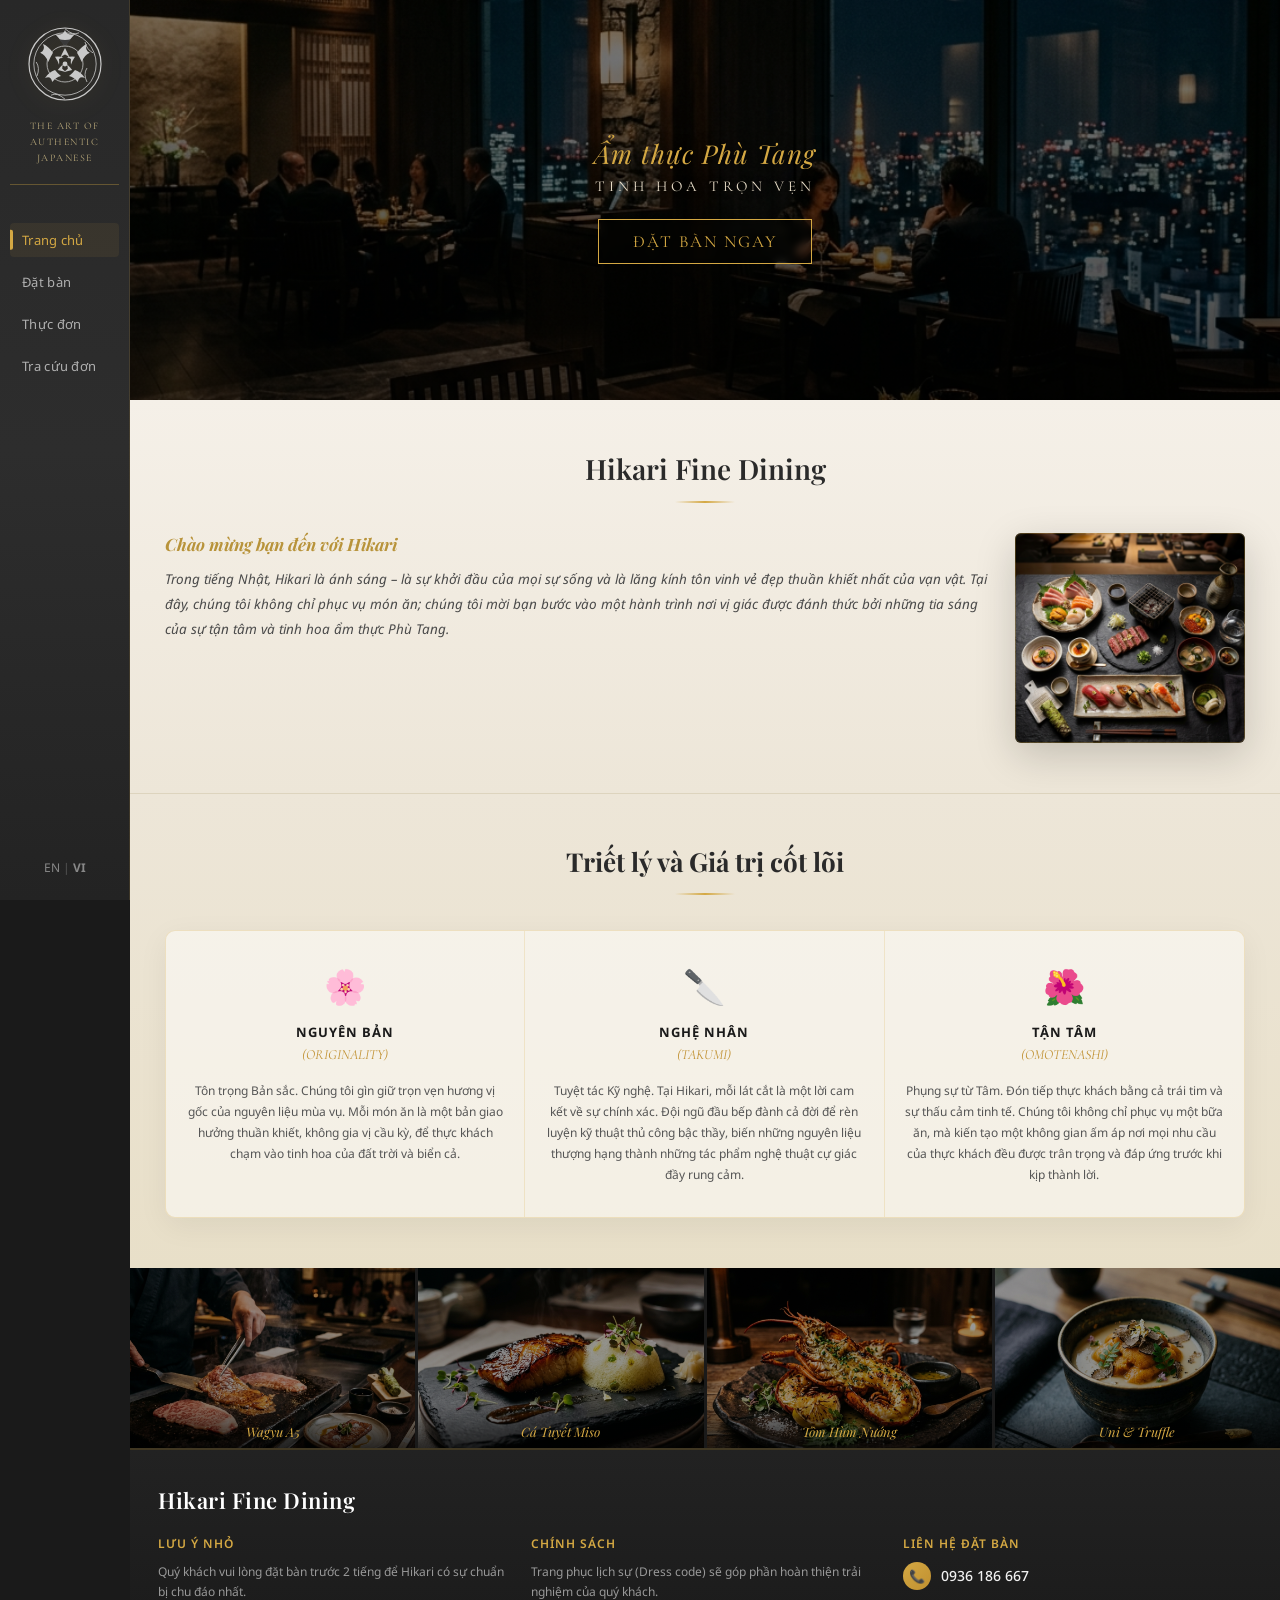
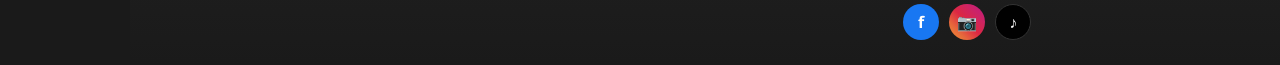
<file: index.html>
<!DOCTYPE html>
<html lang="vi">
<head>
    <meta charset="UTF-8">
    <meta name="viewport" content="width=device-width, initial-scale=1.0">
    <meta name="description" content="Hikari Fine Dining - Nhà hàng ẩm thực Nhật Bản cao cấp. Trải nghiệm tinh hoa ẩm thực Phù Tang.">
    <title>Hikari Fine Dining - Trang chủ</title>
    <link rel="stylesheet" href="style.css">
    <link rel="stylesheet" href="gallery.css">
</head>
<body>
    <!-- SIDEBAR -->
    <nav class="sidebar">
        <div class="sidebar-logo">
            <a href="index.html">
                <img src="images/logo.svg" alt="Hikari Logo">
            </a>
        </div>
        <div class="sidebar-tagline">
            THE ART OF<br>AUTHENTIC<br>JAPANESE
        </div>
        <div class="sidebar-nav">
            <ul>
                <li><a href="index.html" class="active">Trang chủ</a></li>
                <li><a href="Dat_ban_menu.html">Đặt bàn</a></li>
                <li><a href="Thuc_don.html">Thực đơn</a></li>
                <li><a href="Tra_cuu.html">Tra cứu đơn</a></li>
            </ul>
        </div>
        <div class="sidebar-lang">
            <a href="#" class="lang-btn" data-lang="en">EN</a> <span style="color:#555">|</span> <a href="#" class="lang-btn active" data-lang="vi">VI</a>
        </div>
    </nav>

    <!-- MAIN CONTENT -->
    <main class="main-content">
        <!-- HERO -->
        <section class="hero" id="hero">
            <img src="images/image-1.jpg" alt="Hikari Restaurant" class="hero-image">
            <div class="hero-overlay">
                <p class="hero-text">Ẩm thực Phù Tang</p>
                <p class="hero-subtext">Tinh hoa trọn vẹn</p>
                <a href="Dat_ban_menu.html" class="btn-reserve">Đặt bàn ngay</a>
            </div>
        </section>

        <!-- ABOUT -->
        <section class="about-section" id="about">
            <h1 class="about-title">Hikari Fine Dining</h1>
            <div class="about-content">
                <div class="about-text">
                    <h3>Chào mừng bạn đến với Hikari</h3>
                    <p>
                        Trong tiếng Nhật, Hikari là ánh sáng – là sự khởi đầu của mọi sự sống và là lăng kính tôn vinh vẻ đẹp thuần khiết nhất của vạn vật. Tại đây, chúng tôi không chỉ phục vụ món ăn; chúng tôi mời bạn bước vào một hành trình nơi vị giác được đánh thức bởi những tia sáng của sự tận tâm và tinh hoa ẩm thực Phù Tang.
                    </p>
                </div>
                <div class="about-image">
                    <img src="images/image-2.jpg" alt="Hikari Dining">
                </div>
            </div>
        </section>

        <!-- CORE VALUES -->
        <section class="values-section" id="values">
            <h2 class="values-title">Triết lý và Giá trị cốt lõi</h2>
            <div class="values-grid">
                <div class="value-item">
                    <div class="value-icon">🌸</div>
                    <h4>NGUYÊN BẢN</h4>
                    <p class="value-sub">(ORIGINALITY)</p>
                    <p>Tôn trọng Bản sắc. Chúng tôi gìn giữ trọn vẹn hương vị gốc của nguyên liệu mùa vụ. Mỗi món ăn là một bản giao hưởng thuần khiết, không gia vị cầu kỳ, để thực khách chạm vào tinh hoa của đất trời và biển cả.</p>
                </div>
                <div class="value-item">
                    <div class="value-icon">🔪</div>
                    <h4>NGHỆ NHÂN</h4>
                    <p class="value-sub">(TAKUMI)</p>
                    <p>Tuyệt tác Kỹ nghệ. Tại Hikari, mỗi lát cắt là một lời cam kết về sự chính xác. Đội ngũ đầu bếp đành cả đời để rèn luyện kỹ thuật thủ công bậc thầy, biến những nguyên liệu thượng hạng thành những tác phẩm nghệ thuật cự giác đầy rung cảm.</p>
                </div>
                <div class="value-item">
                    <div class="value-icon">🌺</div>
                    <h4>TẬN TÂM</h4>
                    <p class="value-sub">(OMOTENASHI)</p>
                    <p>Phụng sự từ Tâm. Đón tiếp thực khách bằng cả trái tim và sự thấu cảm tinh tế. Chúng tôi không chỉ phục vụ một bữa ăn, mà kiến tạo một không gian ấm áp nơi mọi nhu cầu của thực khách đều được trân trọng và đáp ứng trước khi kịp thành lời.</p>
                </div>
            </div>
        </section>

        <!-- GALLERY STRIP -->
        <section class="gallery-strip">
            <div class="gallery-strip-inner">
                <div class="gallery-item">
                    <img src="images/image-8.jpg" alt="Wagyu A5">
                    <div class="gallery-item-label">Wagyu A5</div>
                </div>
                <div class="gallery-item">
                    <img src="images/image-9.jpg" alt="Cá Tuyết">
                    <div class="gallery-item-label">Cá Tuyết Miso</div>
                </div>
                <div class="gallery-item">
                    <img src="images/image-10.jpg" alt="Tôm Hùm">
                    <div class="gallery-item-label">Tôm Hùm Nướng</div>
                </div>
                <div class="gallery-item">
                    <img src="images/image-5.jpg" alt="Uni Truffle">
                    <div class="gallery-item-label">Uni & Truffle</div>
                </div>
            </div>
        </section>

        <!-- FOOTER -->
        <footer class="footer">
            <div class="footer-top">
                <h3>Hikari Fine Dining</h3>
                <div class="footer-columns">
                    <div class="footer-col">
                        <h4>Lưu ý nhỏ</h4>
                        <p>Quý khách vui lòng đặt bàn trước 2 tiếng để Hikari có sự chuẩn bị chu đáo nhất.</p>
                    </div>
                    <div class="footer-col">
                        <h4>Chính sách</h4>
                        <p>Trang phục lịch sự (Dress code) sẽ góp phần hoàn thiện trải nghiệm của quý khách.</p>
                    </div>
                    <div class="footer-col">
                        <h4>Liên hệ đặt bàn</h4>
                        <div class="footer-contact">
                            <span class="phone-icon">📞</span>
                            <span>0936 186 667</span>
                        </div>
                        <div class="footer-socials">
                            <a href="#" class="social-fb" title="Facebook">f</a>
                            <a href="#" class="social-ig" title="Instagram">📷</a>
                            <a href="#" class="social-tt" title="TikTok">♪</a>
                        </div>
                    </div>
                </div>
            </div>
        </footer>
    </main>

    <script src="script.js"></script>
</body>
</html>
</file>
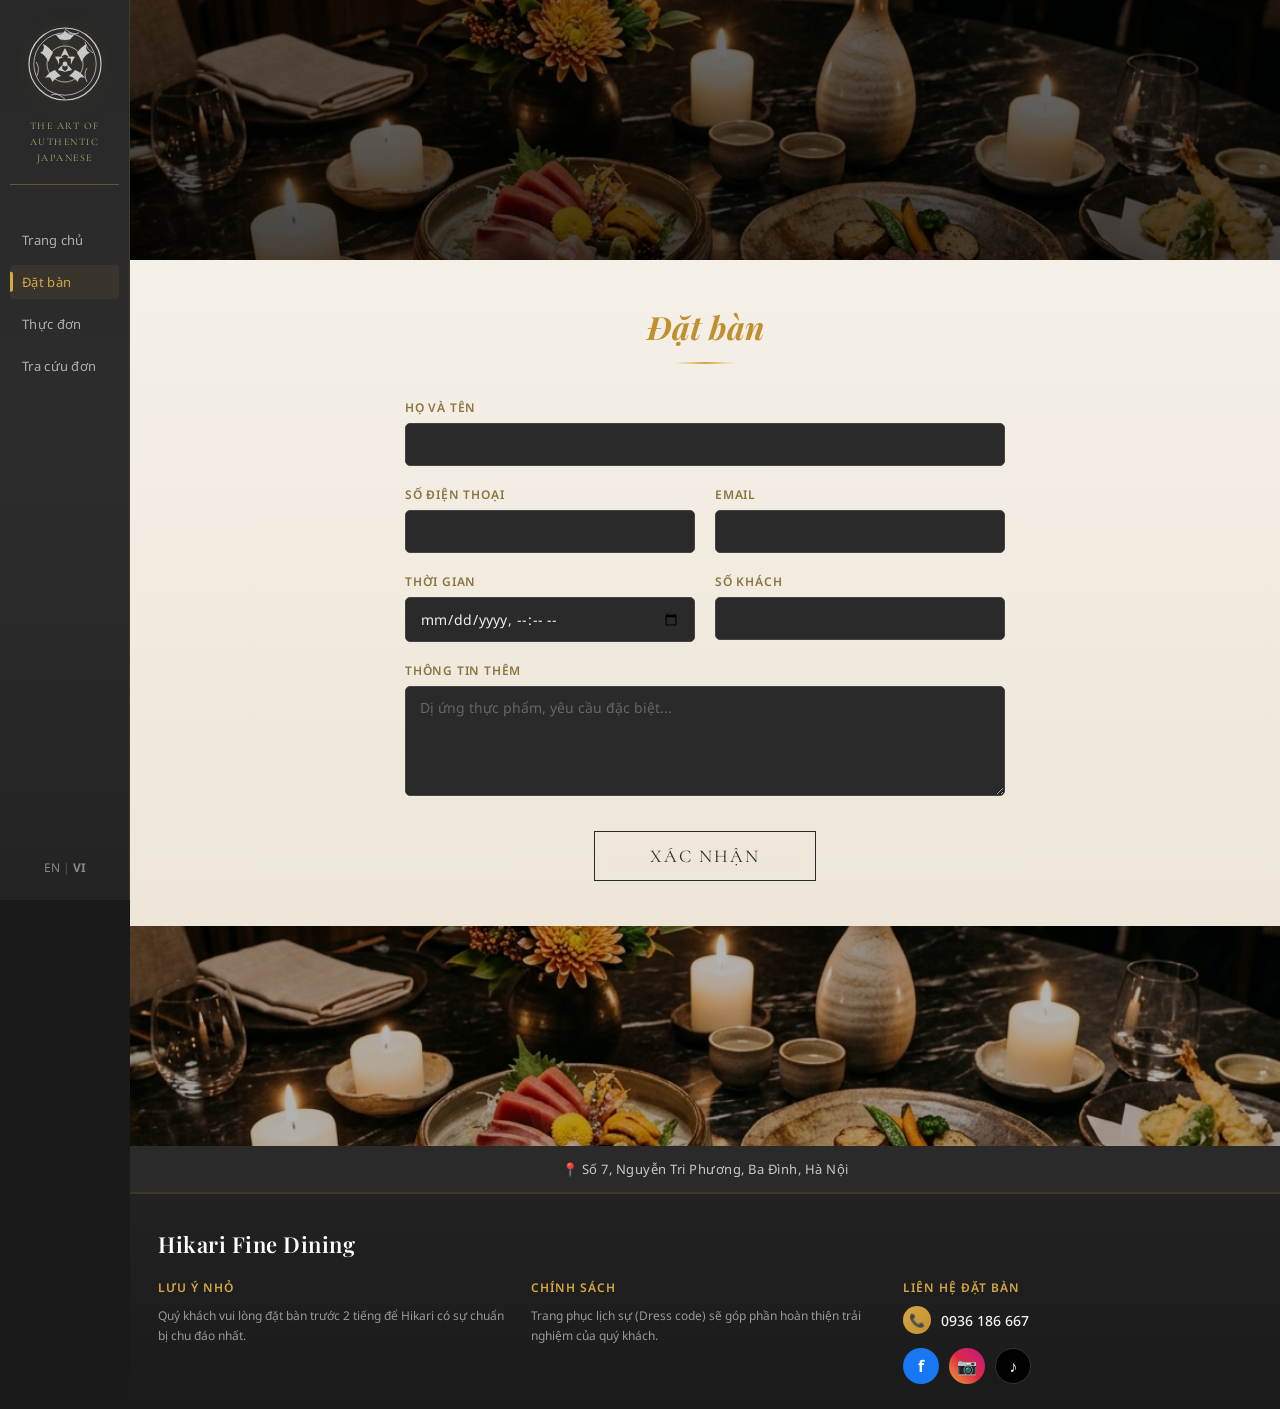
<file: Dat_ban.html>
<!DOCTYPE html>
<html lang="vi">
<head>
    <meta charset="UTF-8">
    <meta name="viewport" content="width=device-width, initial-scale=1.0">
    <meta name="description" content="Hikari Fine Dining - Đặt bàn nhà hàng Nhật Bản cao cấp">
    <title>Hikari Fine Dining - Đặt bàn</title>
    <link rel="stylesheet" href="style.css">
    <link rel="stylesheet" href="gallery.css">
</head>
<body>
    <!-- SIDEBAR -->
    <nav class="sidebar">
        <div class="sidebar-logo">
            <a href="index.html">
                <img src="images/logo.svg" alt="Hikari Logo">
            </a>
        </div>
        <div class="sidebar-tagline">
            THE ART OF<br>AUTHENTIC<br>JAPANESE
        </div>
        <div class="sidebar-nav">
            <ul>
                <li><a href="index.html">Trang chủ</a></li>
                <li><a href="Dat_ban_menu.html" class="active">Đặt bàn</a></li>
                <li><a href="Thuc_don.html">Thực đơn</a></li>
                <li><a href="Tra_cuu.html">Tra cứu đơn</a></li>
            </ul>
        </div>
        <div class="sidebar-lang">
            <a href="#" class="lang-btn" data-lang="en">EN</a> <span style="color:#555">|</span> <a href="#" class="lang-btn active" data-lang="vi">VI</a>
        </div>
    </nav>

    <!-- MAIN CONTENT -->
    <main class="main-content">
        <!-- HEADER IMAGE -->
        <section class="menu-header">
            <img src="images/image-3.jpg" alt="Header">
            <div class="menu-header-overlay">
                <!-- Empty overlay for aesthetic -->
            </div>
        </section>

        <!-- RESERVATION FORM -->
        <section class="reservation-section">
            <h1 class="reservation-title">Đặt bàn</h1>

            <!-- Order Summary (shown when items were selected) -->
            <div class="reservation-order-summary" id="reservation-order-summary" style="display:none;">
                <h3>Món đã chọn</h3>
                <div id="order-items-list">
                    <!-- Items will be populated by JS -->
                </div>
                <div class="order-total-line">
                    <span class="total-label">Tổng cộng</span>
                    <span class="total-amount" id="reservation-total">0đ</span>
                </div>
            </div>

            <form class="reservation-form" id="reservation-form" onsubmit="submitReservation(event)">
                <div class="form-group" style="margin-bottom:20px;">
                    <label for="fullname">Họ và tên</label>
                    <input type="text" id="fullname" name="fullname" required>
                </div>

                <div class="form-row">
                    <div class="form-group">
                        <label for="phone">Số điện thoại</label>
                        <input type="tel" id="phone" name="phone" required>
                    </div>
                    <div class="form-group">
                        <label for="email">Email</label>
                        <input type="email" id="email" name="email" required>
                    </div>
                </div>

                <div class="form-row">
                    <div class="form-group">
                        <label for="datetime">Thời gian</label>
                        <input type="datetime-local" id="datetime" name="datetime" required>
                    </div>
                    <div class="form-group">
                        <label for="guests">Số khách</label>
                        <input type="number" id="guests" name="guests" min="1" max="20" required>
                    </div>
                </div>

                <div class="form-group full-width" style="margin-bottom:20px;">
                    <label for="notes">Thông tin thêm</label>
                    <textarea id="notes" name="notes" placeholder="Dị ứng thực phẩm, yêu cầu đặc biệt..."></textarea>
                </div>

                <div class="form-submit">
                    <button type="submit" class="btn-reserve">Xác nhận</button>
                </div>
            </form>
        </section>

        <!-- EVENT BANNER -->
        <section class="event-banner">
            <img src="images/image-16.jpg" alt="Sự kiện Hikari">
        </section>

        <!-- ADDRESS -->
        <div class="address-line">
            <p>📍 Số 7, Nguyễn Tri Phương, Ba Đình, Hà Nội</p>
        </div>

        <!-- FOOTER -->
        <footer class="footer">
            <div class="footer-top">
                <h3>Hikari Fine Dining</h3>
                <div class="footer-columns">
                    <div class="footer-col">
                        <h4>Lưu ý nhỏ</h4>
                        <p>Quý khách vui lòng đặt bàn trước 2 tiếng để Hikari có sự chuẩn bị chu đáo nhất.</p>
                    </div>
                    <div class="footer-col">
                        <h4>Chính sách</h4>
                        <p>Trang phục lịch sự (Dress code) sẽ góp phần hoàn thiện trải nghiệm của quý khách.</p>
                    </div>
                    <div class="footer-col">
                        <h4>Liên hệ đặt bàn</h4>
                        <div class="footer-contact">
                            <span class="phone-icon">📞</span>
                            <span>0936 186 667</span>
                        </div>
                        <div class="footer-socials">
                            <a href="#" class="social-fb" title="Facebook">f</a>
                            <a href="#" class="social-ig" title="Instagram">📷</a>
                            <a href="#" class="social-tt" title="TikTok">♪</a>
                        </div>
                    </div>
                </div>
            </div>
        </footer>
    </main>

    <script src="script.js"></script>
    <script>
        // Load order from localStorage and display
        document.addEventListener('DOMContentLoaded', function() {
            loadOrderSummary();
        });
    </script>
</body>
</html>
</file>
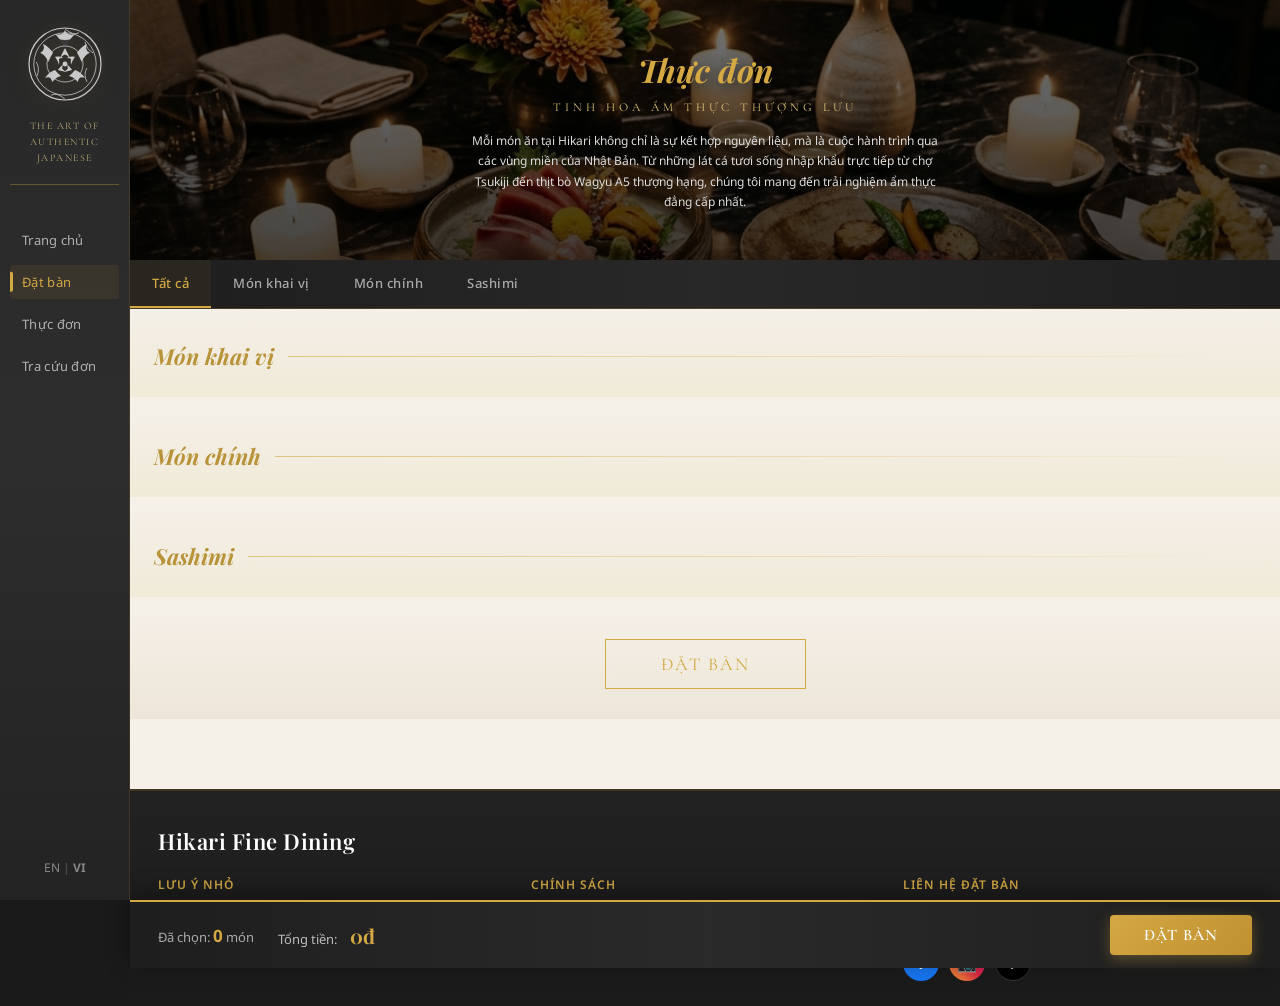
<file: Dat_ban_menu.html>
<!DOCTYPE html>
<html lang="vi">
<head>
    <meta charset="UTF-8">
    <meta name="viewport" content="width=device-width, initial-scale=1.0">
    <meta name="description" content="Hikari Fine Dining - Đặt bàn và chọn thực đơn cho bữa ăn hoàn hảo">
    <title>Hikari Fine Dining - Đặt bàn & Thực đơn</title>
    <link rel="stylesheet" href="style.css">
    <link rel="stylesheet" href="gallery.css">
</head>
<body>
    <!-- SIDEBAR -->
    <nav class="sidebar">
        <div class="sidebar-logo">
            <a href="index.html">
                <img src="images/logo.svg" alt="Hikari Logo">
            </a>
        </div>
        <div class="sidebar-tagline">
            THE ART OF<br>AUTHENTIC<br>JAPANESE
        </div>
        <div class="sidebar-nav">
            <ul>
                <li><a href="index.html">Trang chủ</a></li>
                <li><a href="Dat_ban_menu.html" class="active">Đặt bàn</a></li>
                <li><a href="Thuc_don.html">Thực đơn</a></li>
                <li><a href="Tra_cuu.html">Tra cứu đơn</a></li>
            </ul>
        </div>
        <div class="sidebar-lang">
            <a href="#" class="lang-btn" data-lang="en">EN</a> <span style="color:#555">|</span> <a href="#" class="lang-btn active" data-lang="vi">VI</a>
        </div>
    </nav>

    <!-- MAIN CONTENT -->
    <main class="main-content">
        <!-- MENU HEADER -->
        <section class="menu-header">
            <img src="images/image-3.jpg" alt="Menu Header">
            <div class="menu-header-overlay">
                <h1>Thực đơn</h1>
                <p class="menu-sub">TINH HOA ẨM THỰC THƯỢNG LƯU</p>
                <p>Mỗi món ăn tại Hikari không chỉ là sự kết hợp nguyên liệu, mà là cuộc hành trình qua các vùng miền của Nhật Bản. Từ những lát cá tươi sống nhập khẩu trực tiếp từ chợ Tsukiji đến thịt bò Wagyu A5 thượng hạng, chúng tôi mang đến trải nghiệm ẩm thực đẳng cấp nhất.</p>
            </div>
        </section>

        <!-- MENU TABS -->
        <div class="menu-tabs">
            <button class="menu-tab active" data-category="all">Tất cả</button>
            <button class="menu-tab" data-category="khai-vi">Món khai vị</button>
            <button class="menu-tab" data-category="mon-chinh">Món chính</button>
            <button class="menu-tab" data-category="sashimi">Sashimi</button>
        </div>

        <!-- MÓN KHAI VỊ -->
        <div class="menu-category" data-cat="khai-vi">
            <h2 class="menu-category-title">Món khai vị</h2>
        </div>
        <div class="menu-items" data-cat="khai-vi" id="menu-khai-vi">
            <!-- Items sẽ được chèn qua script.js -->
        </div>

        <!-- MÓN CHÍNH -->
        <div class="menu-category" data-cat="mon-chinh">
            <h2 class="menu-category-title">Món chính</h2>
        </div>
        <div class="menu-items" data-cat="mon-chinh" id="menu-mon-chinh">
            <!-- Items sẽ được chèn qua script.js -->
        </div>

        <!-- SASHIMI -->
        <div class="menu-category" data-cat="sashimi">
            <h2 class="menu-category-title">Sashimi</h2>
        </div>
        <div class="menu-items" data-cat="sashimi" id="menu-sashimi">
            <!-- Items sẽ được chèn qua script.js -->
        </div>

        <!-- ORDER BUTTON -->
        <div class="menu-order-btn">
            <button class="btn-reserve" id="btn-dat-ban" onclick="goToReservation()">Đặt bàn</button>
        </div>

        <!-- Add padding for sticky bar -->
        <div style="height: 70px;"></div>

        <!-- FOOTER -->
        <footer class="footer">
            <div class="footer-top">
                <h3>Hikari Fine Dining</h3>
                <div class="footer-columns">
                    <div class="footer-col">
                        <h4>Lưu ý nhỏ</h4>
                        <p>Quý khách vui lòng đặt bàn trước 2 tiếng để Hikari có sự chuẩn bị chu đáo nhất.</p>
                    </div>
                    <div class="footer-col">
                        <h4>Chính sách</h4>
                        <p>Trang phục lịch sự (Dress code) sẽ góp phần hoàn thiện trải nghiệm của quý khách.</p>
                    </div>
                    <div class="footer-col">
                        <h4>Liên hệ đặt bàn</h4>
                        <div class="footer-contact">
                            <span class="phone-icon">📞</span>
                            <span>0936 186 667</span>
                        </div>
                        <div class="footer-socials">
                            <a href="#" class="social-fb" title="Facebook">f</a>
                            <a href="#" class="social-ig" title="Instagram">📷</a>
                            <a href="#" class="social-tt" title="TikTok">♪</a>
                        </div>
                    </div>
                </div>
            </div>
        </footer>
    </main>

    <!-- STICKY ORDER SUMMARY BAR -->
    <div class="order-summary-bar hidden" id="order-summary-bar">
        <div class="order-summary-left">
            <div class="order-summary-count">
                Đã chọn: <span id="total-items">0</span> món
            </div>
            <div class="order-summary-total">
                <span class="label">Tổng tiền:</span>
                <span id="total-price">0đ</span>
            </div>
        </div>
        <button class="order-summary-btn" onclick="goToReservation()">Đặt bàn</button>
    </div>

    <script src="script.js"></script>
</body>
</html>
</file>
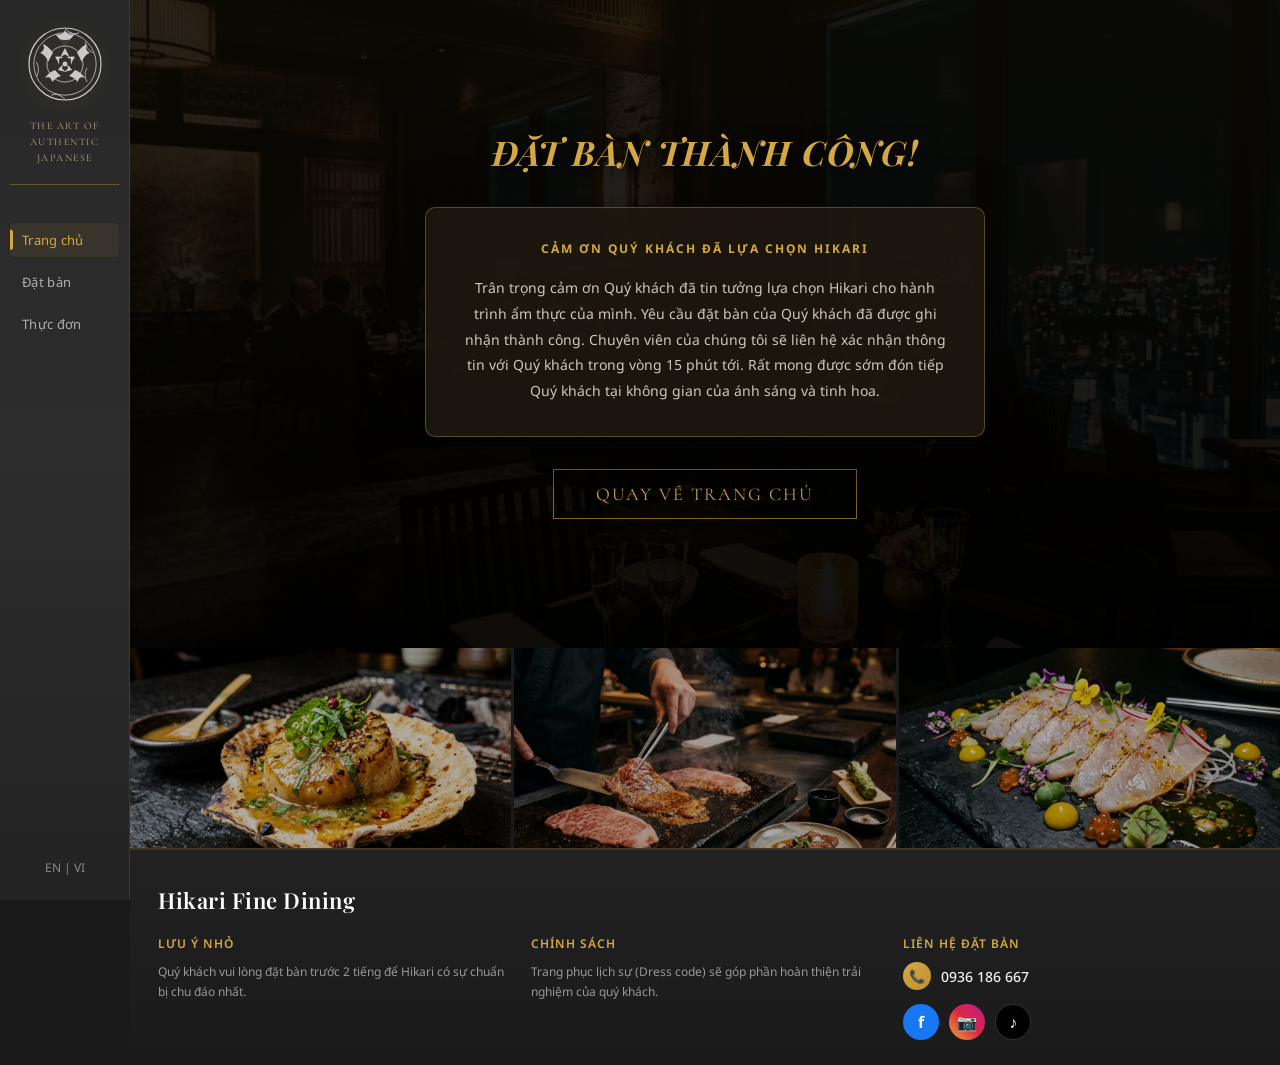
<file: Thanh_cong.html>
<!DOCTYPE html>
<html lang="vi">
<head>
    <meta charset="UTF-8">
    <meta name="viewport" content="width=device-width, initial-scale=1.0">
    <meta name="description" content="Hikari Fine Dining - Đặt bàn thành công">
    <title>Hikari Fine Dining - Đặt bàn thành công</title>
    <link rel="stylesheet" href="style.css">
    <link rel="stylesheet" href="gallery.css">
</head>
<body>
    <!-- SIDEBAR -->
    <nav class="sidebar">
        <div class="sidebar-logo">
            <a href="index.html">
                <img src="images/logo.svg" alt="Hikari Logo">
            </a>
        </div>
        <div class="sidebar-tagline">
            THE ART OF<br>AUTHENTIC<br>JAPANESE
        </div>
        <div class="sidebar-nav">
            <ul>
                <li><a href="index.html" class="active">Trang chủ</a></li>
                <li><a href="Dat_ban_menu.html">Đặt bàn</a></li>
                <li><a href="Thuc_don.html">Thực đơn</a></li>
            </ul>
        </div>
        <div class="sidebar-lang">
            <a href="#">EN | VI</a>
        </div>
    </nav>

    <!-- MAIN CONTENT -->
    <main class="main-content">
        <!-- SUCCESS SECTION -->
        <section class="success-section">
            <img src="images/image-17.jpg" alt="Background" class="success-bg">
            <div class="success-bg-overlay"></div>
            <div class="success-content fade-in-up">
                <h1 class="success-title">ĐẶT BÀN THÀNH CÔNG!</h1>
                <div class="success-box">
                    <h3>CẢM ƠN QUÝ KHÁCH ĐÃ LỰA CHỌN HIKARI</h3>
                    <p>
                        Trân trọng cảm ơn Quý khách đã tin tưởng lựa chọn Hikari cho hành trình ẩm thực của mình. Yêu cầu đặt bàn của Quý khách đã được ghi nhận thành công. Chuyên viên của chúng tôi sẽ liên hệ xác nhận thông tin với Quý khách trong vòng 15 phút tới. Rất mong được sớm đón tiếp Quý khách tại không gian của ánh sáng và tinh hoa.
                    </p>
                </div>
                <a href="index.html" class="btn-back-home">Quay về trang chủ</a>
            </div>
        </section>

        <!-- DINING PREVIEW -->
        <div class="dining-preview">
            <img src="images/image-6.jpg" alt="Dining Experience" style="width:33.33%;height:200px;object-fit:cover;filter:brightness(0.7);display:inline-block;">
            <img src="images/image-8.jpg" alt="Wagyu" style="width:33.33%;height:200px;object-fit:cover;filter:brightness(0.7);display:inline-block;">
            <img src="images/image-4.jpg" alt="Sashimi" style="width:33.33%;height:200px;object-fit:cover;filter:brightness(0.7);display:inline-block;">
        </div>

        <!-- FOOTER -->
        <footer class="footer">
            <div class="footer-top">
                <h3>Hikari Fine Dining</h3>
                <div class="footer-columns">
                    <div class="footer-col">
                        <h4>Lưu ý nhỏ</h4>
                        <p>Quý khách vui lòng đặt bàn trước 2 tiếng để Hikari có sự chuẩn bị chu đáo nhất.</p>
                    </div>
                    <div class="footer-col">
                        <h4>Chính sách</h4>
                        <p>Trang phục lịch sự (Dress code) sẽ góp phần hoàn thiện trải nghiệm của quý khách.</p>
                    </div>
                    <div class="footer-col">
                        <h4>Liên hệ đặt bàn</h4>
                        <div class="footer-contact">
                            <span class="phone-icon">📞</span>
                            <span>0936 186 667</span>
                        </div>
                        <div class="footer-socials">
                            <a href="#" class="social-fb" title="Facebook">f</a>
                            <a href="#" class="social-ig" title="Instagram">📷</a>
                            <a href="#" class="social-tt" title="TikTok">♪</a>
                        </div>
                    </div>
                </div>
            </div>
        </footer>
    </main>

    <script src="script.js"></script>
</body>
</html>
</file>
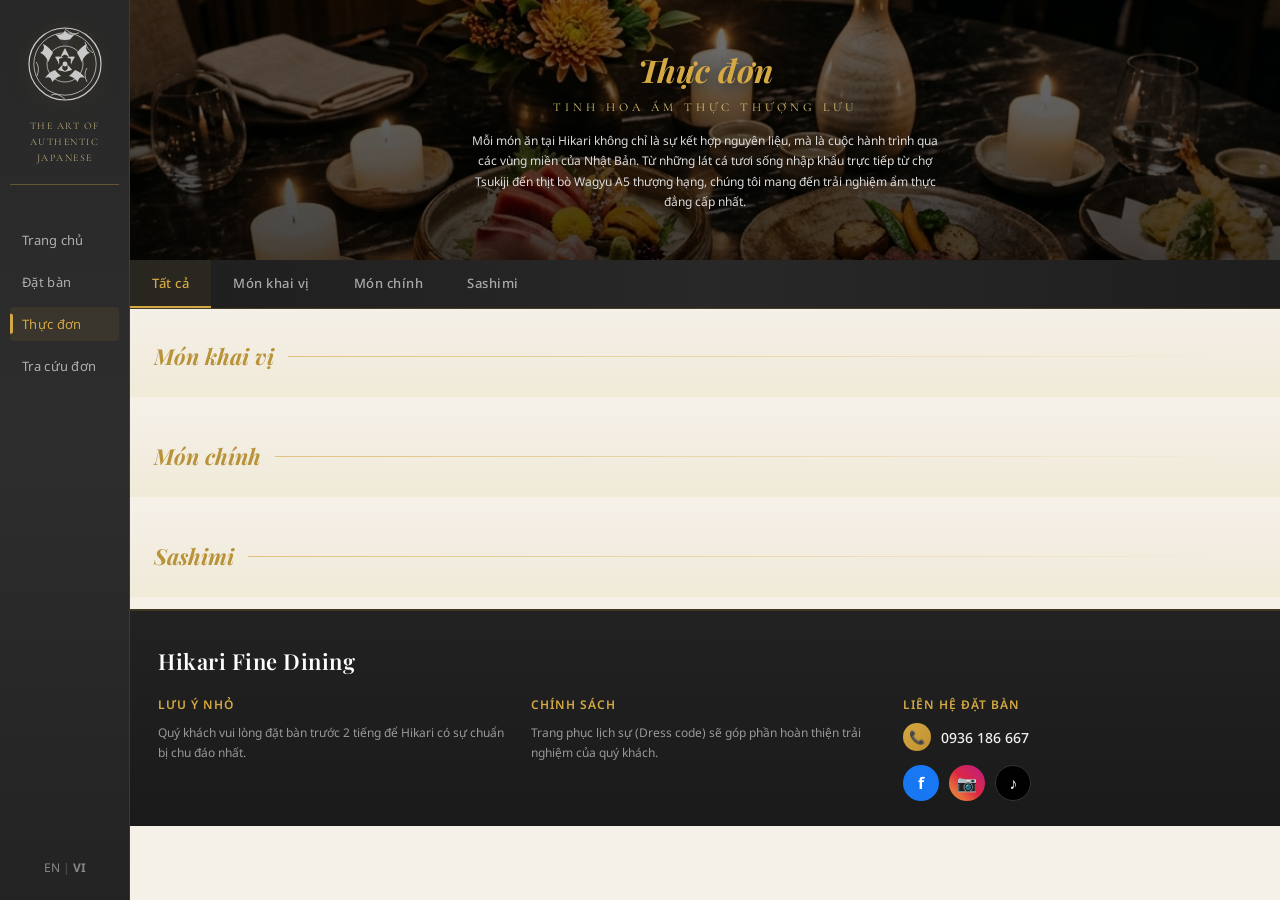
<file: Thuc_don.html>
<!DOCTYPE html>
<html lang="vi">
<head>
    <meta charset="UTF-8">
    <meta name="viewport" content="width=device-width, initial-scale=1.0">
    <meta name="description" content="Hikari Fine Dining - Thực đơn ẩm thực Nhật Bản cao cấp">
    <title>Hikari Fine Dining - Thực đơn</title>
    <link rel="stylesheet" href="style.css">
    <link rel="stylesheet" href="gallery.css">
</head>
<body>
    <!-- SIDEBAR -->
    <nav class="sidebar">
        <div class="sidebar-logo">
            <a href="index.html">
                <img src="images/logo.svg" alt="Hikari Logo">
            </a>
        </div>
        <div class="sidebar-tagline">
            THE ART OF<br>AUTHENTIC<br>JAPANESE
        </div>
        <div class="sidebar-nav">
            <ul>
                <li><a href="index.html">Trang chủ</a></li>
                <li><a href="Dat_ban_menu.html">Đặt bàn</a></li>
                <li><a href="Thuc_don.html" class="active">Thực đơn</a></li>
                <li><a href="Tra_cuu.html">Tra cứu đơn</a></li>
            </ul>
        </div>
        <div class="sidebar-lang">
            <a href="#" class="lang-btn" data-lang="en">EN</a> <span style="color:#555">|</span> <a href="#" class="lang-btn active" data-lang="vi">VI</a>
        </div>
    </nav>

    <!-- MAIN CONTENT (VIEW ONLY - no +/- buttons) -->
    <main class="main-content menu-view">
        <!-- MENU HEADER -->
        <section class="menu-header">
            <img src="images/image-3.jpg" alt="Menu Header">
            <div class="menu-header-overlay">
                <h1>Thực đơn</h1>
                <p class="menu-sub">TINH HOA ẨM THỰC THƯỢNG LƯU</p>
                <p>Mỗi món ăn tại Hikari không chỉ là sự kết hợp nguyên liệu, mà là cuộc hành trình qua các vùng miền của Nhật Bản. Từ những lát cá tươi sống nhập khẩu trực tiếp từ chợ Tsukiji đến thịt bò Wagyu A5 thượng hạng, chúng tôi mang đến trải nghiệm ẩm thực đẳng cấp nhất.</p>
            </div>
        </section>

        <!-- MENU TABS -->
        <div class="menu-tabs">
            <button class="menu-tab active" data-category="all">Tất cả</button>
            <button class="menu-tab" data-category="khai-vi">Món khai vị</button>
            <button class="menu-tab" data-category="mon-chinh">Món chính</button>
            <button class="menu-tab" data-category="sashimi">Sashimi</button>
        </div>

        <!-- MÓN KHAI VỊ -->
        <div class="menu-category" data-cat="khai-vi">
            <h2 class="menu-category-title">Món khai vị</h2>
        </div>
        <div class="menu-items" data-cat="khai-vi" id="menu-khai-vi">
            <!-- Items sẽ được chèn qua script.js -->
        </div>

        <!-- MÓN CHÍNH -->
        <div class="menu-category" data-cat="mon-chinh">
            <h2 class="menu-category-title">Món chính</h2>
        </div>
        <div class="menu-items" data-cat="mon-chinh" id="menu-mon-chinh">
            <!-- Items sẽ được chèn qua script.js -->
        </div>

        <!-- SASHIMI -->
        <div class="menu-category" data-cat="sashimi">
            <h2 class="menu-category-title">Sashimi</h2>
        </div>
        <div class="menu-items" data-cat="sashimi" id="menu-sashimi">
            <!-- Items sẽ được chèn qua script.js -->
        </div>

        <!-- FOOTER -->
        <footer class="footer">
            <div class="footer-top">
                <h3>Hikari Fine Dining</h3>
                <div class="footer-columns">
                    <div class="footer-col">
                        <h4>Lưu ý nhỏ</h4>
                        <p>Quý khách vui lòng đặt bàn trước 2 tiếng để Hikari có sự chuẩn bị chu đáo nhất.</p>
                    </div>
                    <div class="footer-col">
                        <h4>Chính sách</h4>
                        <p>Trang phục lịch sự (Dress code) sẽ góp phần hoàn thiện trải nghiệm của quý khách.</p>
                    </div>
                    <div class="footer-col">
                        <h4>Liên hệ đặt bàn</h4>
                        <div class="footer-contact">
                            <span class="phone-icon">📞</span>
                            <span>0936 186 667</span>
                        </div>
                        <div class="footer-socials">
                            <a href="#" class="social-fb" title="Facebook">f</a>
                            <a href="#" class="social-ig" title="Instagram">📷</a>
                            <a href="#" class="social-tt" title="TikTok">♪</a>
                        </div>
                    </div>
                </div>
            </div>
        </footer>
    </main>

    <script src="script.js"></script>
</body>
</html>
</file>
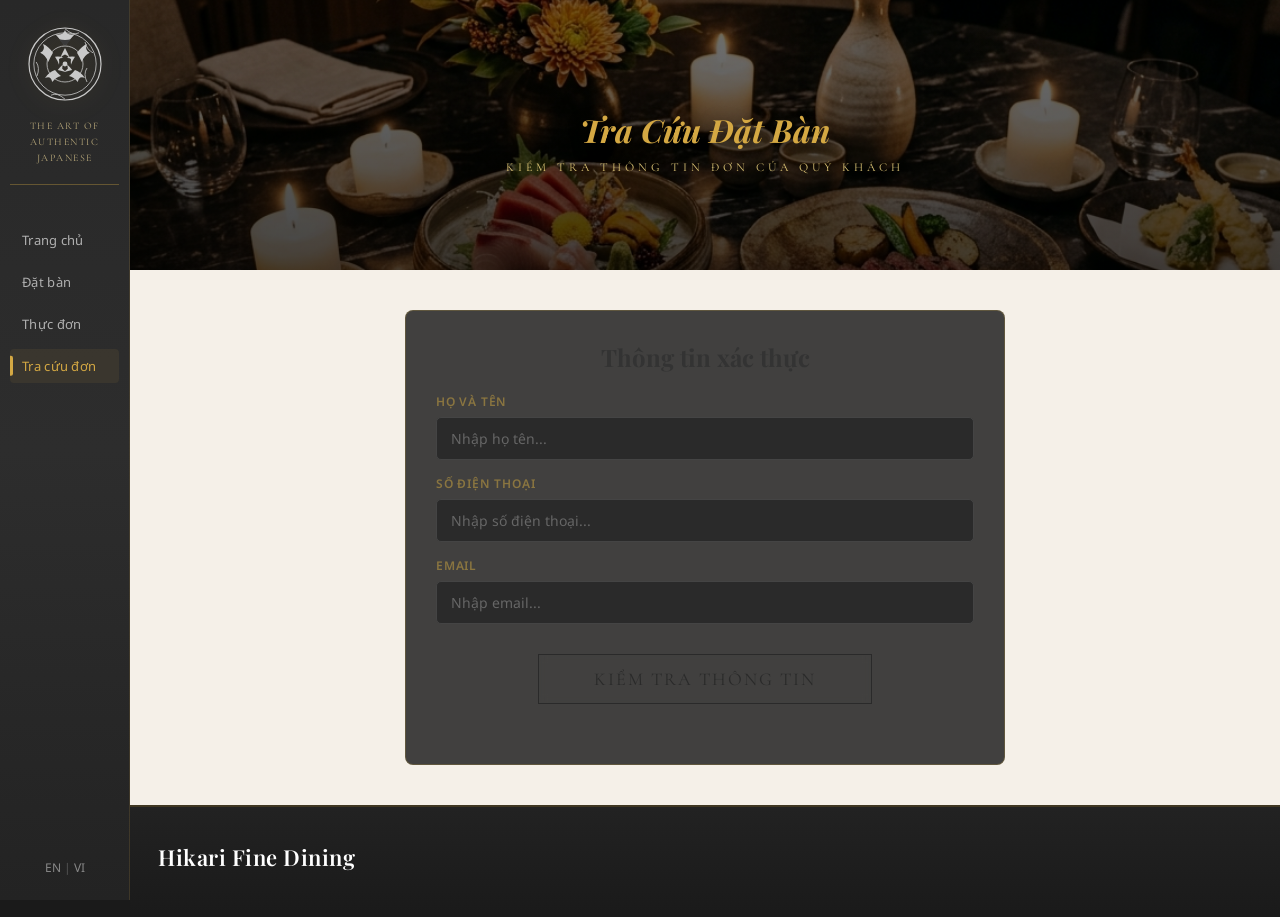
<file: Tra_cuu.html>
<!DOCTYPE html>
<html lang="vi">
<head>
    <meta charset="UTF-8">
    <meta name="viewport" content="width=device-width, initial-scale=1.0">
    <meta name="description" content="Hikari Fine Dining - Tra cứu đặt bàn">
    <title>Hikari Fine Dining - Tra cứu thông tin</title>
    <link rel="stylesheet" href="style.css">
    <link rel="stylesheet" href="gallery.css">
    <style>
        .search-container {
            max-width: 600px;
            margin: 40px auto;
            background: rgba(20, 20, 20, 0.8);
            padding: 30px;
            border-radius: 8px;
            border: 1px solid rgba(212, 175, 55, 0.2);
        }
        .search-title {
            text-align: center;
            color: var(--gold-primary);
            font-family: 'Playfair Display', serif;
            margin-bottom: 20px;
        }
        .search-result {
            margin-top: 30px;
        }
        .reservation-card {
            background: #111;
            border: 1px solid #333;
            border-radius: 8px;
            padding: 20px;
            margin-bottom: 20px;
        }
        .reservation-card h3 {
            color: var(--gold-secondary);
            margin-bottom: 15px;
            border-bottom: 1px solid #333;
            padding-bottom: 10px;
        }
        .res-info {
            display: grid;
            grid-template-columns: 1fr 1fr;
            gap: 15px;
            margin-bottom: 15px;
        }
        .res-info div {
            font-size: 0.95rem;
        }
        .res-info label {
            color: #888;
            font-size: 0.85rem;
            display: block;
            margin-bottom: 3px;
        }
        .res-items {
            margin-top: 15px;
            border-top: 1px dashed #444;
            padding-top: 15px;
        }
        .res-item-row {
            display: flex;
            justify-content: space-between;
            margin-bottom: 8px;
            font-size: 0.9rem;
        }
        .res-total {
            text-align: right;
            color: var(--gold-primary);
            font-size: 1.2rem;
            font-weight: bold;
            margin-top: 15px;
        }
        .status-badge {
            display: inline-block;
            padding: 4px 10px;
            border-radius: 20px;
            background: rgba(212, 175, 55, 0.2);
            color: var(--gold-primary);
            font-size: 0.8rem;
        }
    </style>
</head>
<body>
    <!-- SIDEBAR -->
    <nav class="sidebar">
        <div class="sidebar-logo">
            <a href="index.html">
                <img src="images/logo.svg" alt="Hikari Logo">
            </a>
        </div>
        <div class="sidebar-tagline">
            THE ART OF<br>AUTHENTIC<br>JAPANESE
        </div>
        <div class="sidebar-nav">
            <ul>
                <li><a href="index.html">Trang chủ</a></li>
                <li><a href="Dat_ban_menu.html">Đặt bàn</a></li>
                <li><a href="Thuc_don.html">Thực đơn</a></li>
                <li><a href="Tra_cuu.html" class="active">Tra cứu đơn</a></li>
            </ul>
        </div>
        <div class="sidebar-lang">
            <a href="#" class="lang-btn" data-lang="en">EN</a> <span style="color:#555">|</span> <a href="#" class="lang-btn active" data-lang="vi">VI</a>
        </div>
    </nav>

    <!-- MAIN CONTENT -->
    <main class="main-content">
        <section class="menu-header" style="height: 30vh; min-height: 250px;">
            <img src="images/image-16.jpg" alt="Header">
            <div class="menu-header-overlay" style="padding-top: 50px;">
                <h1>Tra Cứu Đặt Bàn</h1>
                <p class="menu-sub">KIỂM TRA THÔNG TIN ĐƠN CỦA QUÝ KHÁCH</p>
            </div>
        </section>

        <section class="search-container">
            <h2 class="search-title">Thông tin xác thực</h2>
            <form id="search-form" class="reservation-form">
                <div class="form-group" style="margin-bottom: 15px;">
                    <label>Họ và tên</label>
                    <input type="text" id="s_fullname" required placeholder="Nhập họ tên...">
                </div>
                <div class="form-group" style="margin-bottom: 15px;">
                    <label>Số điện thoại</label>
                    <input type="tel" id="s_phone" required placeholder="Nhập số điện thoại...">
                </div>
                <div class="form-group" style="margin-bottom: 25px;">
                    <label>Email</label>
                    <input type="email" id="s_email" required placeholder="Nhập email...">
                </div>
                <div class="form-submit">
                    <button type="submit" class="btn-reserve" id="btn-search">Kiểm tra thông tin</button>
                </div>
            </form>

            <div class="search-result" id="search-result"></div>
        </section>

        <!-- FOOTER -->
        <footer class="footer">
            <div class="footer-top">
                <h3>Hikari Fine Dining</h3>
            </div>
        </footer>
    </main>

    <script>
        document.getElementById('search-form').addEventListener('submit', async function(e) {
            e.preventDefault();
            
            const fullname = document.getElementById('s_fullname').value;
            const phone = document.getElementById('s_phone').value;
            const email = document.getElementById('s_email').value;
            
            const btn = document.getElementById('btn-search');
            btn.textContent = 'Đang tra cứu...';
            btn.disabled = true;

            const resContainer = document.getElementById('search-result');
            resContainer.innerHTML = '';

            try {
                const response = await fetch('http://localhost:3000/api/reservations/search', {
                    method: 'POST',
                    headers: { 'Content-Type': 'application/json' },
                    body: JSON.stringify({ fullname, phone, email })
                });

                if (response.ok) {
                    const reservations = await response.json();
                    
                    if (reservations.length === 0) {
                        resContainer.innerHTML = '<p style="text-align:center; color:#ff8888;">Không tìm thấy thông tin đặt bàn khớp với dữ liệu trên.</p>';
                    } else {
                        let html = '';
                        reservations.forEach(res => {
                            const date = new Date(res.date).toLocaleString('vi-VN');
                            const creationDate = new Date(res.createdAt).toLocaleDateString('vi-VN');
                            
                            let itemsHtml = '';
                            if (res.order && res.order.length > 0) {
                                res.order.forEach(item => {
                                    itemsHtml += `
                                        <div class="res-item-row">
                                            <span>${item.name} x${item.qty}</span>
                                            <span>${item.subtotal.toLocaleString('vi-VN')}đ</span>
                                        </div>
                                    `;
                                });
                            } else {
                                itemsHtml = '<p>Không đặt món trước.</p>';
                            }

                            html += `
                                <div class="reservation-card">
                                    <div style="display:flex; justify-content:space-between; align-items:center;">
                                        <h3>Đơn đặt ngày: ${creationDate}</h3>
                                        <span class="status-badge">${res.status || 'Đã xác nhận'}</span>
                                    </div>
                                    <div class="res-info">
                                        <div><label>Người đặt</label>${res.fullname}</div>
                                        <div><label>SĐT</label>${res.phone}</div>
                                        <div><label>Thời gian đến</label>${date}</div>
                                        <div><label>Số khách</label>${res.guests}</div>
                                    </div>
                                    <div style="font-size:0.9rem; color:#aaa;">
                                        <label>Ghi chú:</label> ${res.notes || 'Không có'}
                                    </div>
                                    <div class="res-items">
                                        <label style="color:#888; font-size:0.85rem; margin-bottom:10px; display:block;">Món đã chọn:</label>
                                        ${itemsHtml}
                                        <div class="res-total">Tổng bill: ${res.total.toLocaleString('vi-VN')}đ</div>
                                    </div>
                                    <div style="margin-top:20px; text-align:right;">
                                        <button onclick="cancelReservation('${res._id}')" style="background:#cc2222; color:white; border:none; padding:8px 15px; border-radius:4px; cursor:pointer;" class="btn-cancel">Hủy Đơn Này</button>
                                    </div>
                                </div>
                            `;
                        });
                        resContainer.innerHTML = html;
                    }
                } else {
                    resContainer.innerHTML = '<p style="text-align:center; color:#ff8888;">Có lỗi xảy ra khi tra cứu.</p>';
                }
            } catch (err) {
                console.error(err);
                resContainer.innerHTML = '<p style="text-align:center; color:#ff8888;">Lỗi kết nối máy chủ.</p>';
            } finally {
                btn.textContent = 'Kiểm tra thông tin';
                btn.disabled = false;
            }
        });

        async function cancelReservation(id) {
            if (!confirm('Bạn có chắc chắn muốn hủy đơn đặt bàn này không? Hành động này không thể hoàn tác.')) return;
            try {
                const response = await fetch(`http://localhost:3000/api/reservations/${id}`, {
                    method: 'DELETE'
                });
                if (response.ok) {
                    alert('Hủy đơn thành công!');
                    document.getElementById('search-form').dispatchEvent(new Event('submit'));
                } else {
                    alert('Hủy đơn thất bại. Vui lòng thử lại.');
                }
            } catch (err) {
                console.error(err);
                alert('Lỗi kết nối máy chủ');
            }
        }
    </script>
</body>
</html>
</file>
<file: style.css>
/* ===== RESET & BASE ===== */
@import url('https://fonts.googleapis.com/css2?family=Playfair+Display:ital,wght@0,400;0,600;0,700;1,400;1,600&family=Noto+Sans:wght@300;400;500;600;700&family=Cormorant+Garamond:ital,wght@0,400;0,500;0,600;1,400;1,500&display=swap');

* {
    margin: 0;
    padding: 0;
    box-sizing: border-box;
}

html {
    scroll-behavior: smooth;
}

body {
    font-family: 'Noto Sans', sans-serif;
    background-color: #1a1a1a;
    color: #333;
    display: flex;
    min-height: 100vh;
}

a { text-decoration: none; color: inherit; }
ul { list-style: none; }
img { max-width: 100%; height: auto; display: block; }

/* ===== SIDEBAR ===== */
.sidebar {
    width: 130px;
    min-width: 130px;
    background: linear-gradient(180deg, #282828 0%, #2d2d2d 50%, #232323 100%);
    display: flex;
    flex-direction: column;
    align-items: center;
    padding: 24px 10px;
    position: fixed;
    top: 0;
    left: 0;
    height: 100vh;
    z-index: 100;
    overflow-y: auto;
    border-right: 1px solid rgba(212,168,67,0.15);
}

.sidebar-logo {
    width: 80px;
    height: 80px;
    margin-bottom: 14px;
    filter: drop-shadow(0 4px 12px rgba(212,168,67,0.2));
    transition: filter 0.3s;
}
.sidebar-logo:hover { filter: drop-shadow(0 4px 20px rgba(212,168,67,0.45)); }
.sidebar-logo img { width: 100%; height: 100%; object-fit: contain; }

.sidebar-tagline {
    font-family: 'Cormorant Garamond', serif;
    font-size: 10px;
    color: #b8a87a;
    text-align: center;
    line-height: 1.6;
    margin-bottom: 0;
    text-transform: uppercase;
    letter-spacing: 1.5px;
    padding-bottom: 18px;
    border-bottom: 1px solid rgba(212,168,67,0.35);
    width: 100%;
}

.sidebar-nav { margin-top: 38px; width: 100%; }
.sidebar-nav ul { display: flex; flex-direction: column; gap: 8px; }

.sidebar-nav a {
    font-family: 'Noto Sans', sans-serif;
    font-size: 13px;
    font-weight: 400;
    color: #b0b0b0;
    padding: 8px 12px;
    display: block;
    transition: all 0.3s ease;
    border-radius: 4px;
    letter-spacing: 0.3px;
    position: relative;
}

.sidebar-nav a::before {
    content: '';
    position: absolute;
    left: 0;
    top: 50%;
    transform: translateY(-50%);
    width: 0;
    height: 60%;
    background: #d4a843;
    border-radius: 0 2px 2px 0;
    transition: width 0.25s ease;
}

.sidebar-nav a:hover,
.sidebar-nav a.active {
    color: #d4a843;
    background: rgba(212,168,67,0.08);
}
.sidebar-nav a:hover::before,
.sidebar-nav a.active::before { width: 3px; }

.sidebar-lang {
    margin-top: auto;
    padding-top: 20px;
    font-size: 12px;
    color: #888;
    transition: color 0.3s;
    cursor: pointer;
}
.sidebar-lang:hover { color: #d4a843; }

/* ===== MAIN CONTENT ===== */
.main-content {
    margin-left: 130px;
    flex: 1;
    background-color: #f5f0e8;
    min-height: 100vh;
}

/* ===== HERO SECTION ===== */
.hero {
    position: relative;
    width: 100%;
    height: 400px;
    overflow: hidden;
}

.hero-image {
    width: 100%;
    height: 100%;
    object-fit: cover;
    filter: brightness(0.55);
    transform: scale(1.03);
    transition: transform 8s ease;
}
.hero:hover .hero-image { transform: scale(1.0); }

.hero-overlay {
    position: absolute;
    top: 0; left: 0;
    width: 100%; height: 100%;
    display: flex;
    flex-direction: column;
    justify-content: center;
    align-items: center;
    text-align: center;
    background: linear-gradient(180deg, rgba(0,0,0,0.1) 0%, rgba(0,0,0,0.5) 100%);
}

.hero-text {
    font-family: 'Playfair Display', serif;
    font-size: 26px;
    color: #d4a843;
    font-style: italic;
    margin-bottom: 6px;
    text-shadow: 2px 2px 16px rgba(0,0,0,0.8);
    letter-spacing: 1px;
    animation: fadeInDown 0.9s ease both;
}

.hero-subtext {
    font-family: 'Cormorant Garamond', serif;
    font-size: 15px;
    color: #e8ddc8;
    margin-bottom: 24px;
    letter-spacing: 4px;
    text-transform: uppercase;
    text-shadow: 1px 1px 6px rgba(0,0,0,0.7);
    animation: fadeInDown 0.9s 0.15s ease both;
}

.btn-reserve {
    display: inline-block;
    padding: 11px 34px;
    border: 1.5px solid #d4a843;
    color: #d4a843;
    font-family: 'Cormorant Garamond', serif;
    font-size: 17px;
    background: transparent;
    cursor: pointer;
    transition: all 0.35s ease;
    letter-spacing: 2px;
    text-transform: uppercase;
    animation: fadeInUp 0.9s 0.3s ease both;
    backdrop-filter: blur(4px);
}
.btn-reserve:hover {
    background-color: #d4a843;
    color: #1a1a1a;
    box-shadow: 0 6px 24px rgba(212,168,67,0.4);
    transform: translateY(-2px);
}

/* ===== ABOUT SECTION ===== */
.about-section {
    padding: 50px 35px;
    background: linear-gradient(180deg, #f5f0e8 0%, #ede6d8 100%);
}

.about-title {
    font-family: 'Playfair Display', serif;
    font-size: 28px;
    color: #2a2a2a;
    text-align: center;
    margin-bottom: 30px;
    font-weight: 600;
    position: relative;
    padding-bottom: 16px;
}
.about-title::after {
    content: '';
    position: absolute;
    bottom: 0; left: 50%;
    transform: translateX(-50%);
    width: 60px; height: 2px;
    background: linear-gradient(90deg, transparent, #d4a843, transparent);
}

.about-content {
    display: flex;
    gap: 28px;
    align-items: flex-start;
}

.about-text { flex: 1; }
.about-text h3 {
    font-family: 'Playfair Display', serif;
    font-size: 17px;
    color: #b8933a;
    margin-bottom: 12px;
    font-style: italic;
}
.about-text p {
    font-size: 13.5px;
    line-height: 1.85;
    color: #4a4a4a;
    font-style: italic;
}

.about-image {
    flex: 0 0 230px;
    height: 210px;
    overflow: hidden;
    border-radius: 6px;
    box-shadow: 0 12px 40px rgba(0,0,0,0.18);
    position: relative;
}
.about-image::after {
    content: '';
    position: absolute;
    inset: 0;
    border: 1px solid rgba(212,168,67,0.3);
    border-radius: 6px;
    pointer-events: none;
}
.about-image img {
    width: 100%; height: 100%;
    object-fit: cover;
    transition: transform 0.6s ease;
}
.about-image:hover img { transform: scale(1.06); }

/* ===== CORE VALUES ===== */
.values-section {
    padding: 50px 35px;
    background: linear-gradient(180deg, #ede6d8 0%, #e8dfc8 100%);
    border-top: 1px solid #ddd4be;
}

.values-title {
    font-family: 'Playfair Display', serif;
    font-size: 26px;
    color: #2a2a2a;
    text-align: center;
    margin-bottom: 35px;
    position: relative;
    padding-bottom: 16px;
}
.values-title::after {
    content: '';
    position: absolute;
    bottom: 0; left: 50%;
    transform: translateX(-50%);
    width: 60px; height: 2px;
    background: linear-gradient(90deg, transparent, #d4a843, transparent);
}

.values-grid {
    display: grid;
    grid-template-columns: repeat(3, 1fr);
    gap: 0;
    border: 1px solid rgba(212,168,67,0.25);
    border-radius: 10px;
    overflow: hidden;
    background: rgba(255,255,255,0.5);
    box-shadow: 0 8px 30px rgba(0,0,0,0.06);
}

.value-item {
    text-align: center;
    padding: 32px 20px;
    border-right: 1px solid rgba(212,168,67,0.2);
    transition: background 0.3s;
    position: relative;
    overflow: hidden;
}
.value-item:last-child { border-right: none; }
.value-item::before {
    content: '';
    position: absolute;
    top: 0; left: 0; right: 0;
    height: 3px;
    background: linear-gradient(90deg, transparent, #d4a843, transparent);
    opacity: 0;
    transition: opacity 0.3s;
}
.value-item:hover { background: rgba(212,168,67,0.05); }
.value-item:hover::before { opacity: 1; }

.value-icon { font-size: 34px; margin-bottom: 14px; }

.value-item h4 {
    font-family: 'Noto Sans', sans-serif;
    font-size: 13px;
    color: #1a1a1a;
    margin-bottom: 2px;
    text-transform: uppercase;
    font-weight: 700;
    letter-spacing: 1px;
}
.value-item .value-sub {
    font-size: 11px;
    color: #c09030;
    margin-bottom: 12px;
    font-style: italic;
    font-family: 'Cormorant Garamond', serif;
    font-size: 14px;
}
.value-item p {
    font-size: 12px;
    line-height: 1.75;
    color: #555;
}

/* ===== FOOTER ===== */
.footer {
    background: linear-gradient(180deg, #222 0%, #1a1a1a 100%);
    color: #c9c9c9;
    padding: 35px 28px 25px;
    border-top: 2px solid rgba(212,168,67,0.2);
}
.footer-top h3 {
    font-family: 'Playfair Display', serif;
    font-size: 22px;
    color: #fff;
    margin-bottom: 20px;
    font-weight: 600;
    letter-spacing: 0.5px;
}
.footer-columns {
    display: grid;
    grid-template-columns: 1fr 1fr 1fr;
    gap: 24px;
}
.footer-col h4 {
    font-size: 12px;
    font-weight: 600;
    color: #d4a843;
    margin-bottom: 10px;
    text-transform: uppercase;
    letter-spacing: 1px;
}
.footer-col p { font-size: 12px; line-height: 1.7; color: #999; }

.footer-contact {
    display: flex;
    align-items: center;
    gap: 10px;
    margin-bottom: 14px;
}
.footer-contact .phone-icon {
    width: 28px; height: 28px;
    background: linear-gradient(135deg, #d4a843, #c09030);
    border-radius: 50%;
    display: flex;
    align-items: center;
    justify-content: center;
    font-size: 13px;
    flex-shrink: 0;
}
.footer-contact span { font-size: 14px; color: #f0f0f0; font-weight: 500; }

.footer-socials { display: flex; gap: 10px; }
.footer-socials a {
    display: flex;
    align-items: center;
    justify-content: center;
    width: 36px; height: 36px;
    border-radius: 50%;
    font-size: 16px;
    color: #fff;
    transition: transform 0.3s, box-shadow 0.3s;
    font-weight: 700;
}
.footer-socials a:hover { transform: scale(1.15); box-shadow: 0 4px 12px rgba(0,0,0,0.4); }
.social-fb { background: #1877F2; }
.social-ig { background: linear-gradient(45deg, #f09433, #e6683c, #dc2743, #cc2366, #bc1888); }
.social-tt { background: #010101; border: 1px solid #333; }

/* ===== MENU PAGE ===== */
.menu-header {
    position: relative;
    width: 100%;
    height: 260px;
    overflow: hidden;
}
.menu-header img {
    width: 100%; height: 100%;
    object-fit: cover;
    filter: brightness(0.45);
}
.menu-header-overlay {
    position: absolute;
    top: 0; left: 0;
    width: 100%; height: 100%;
    display: flex;
    flex-direction: column;
    justify-content: center;
    align-items: center;
    text-align: center;
    padding: 20px 30px;
    background: linear-gradient(180deg, transparent 0%, rgba(0,0,0,0.4) 100%);
}
.menu-header-overlay h1 {
    font-family: 'Playfair Display', serif;
    font-size: 32px;
    color: #d4a843;
    margin-bottom: 6px;
    font-style: italic;
    text-shadow: 2px 4px 16px rgba(0,0,0,0.7);
}
.menu-header-overlay .menu-sub {
    font-family: 'Cormorant Garamond', serif;
    font-size: 12px;
    color: #e0c878;
    text-transform: uppercase;
    letter-spacing: 4px;
    margin-bottom: 14px;
}
.menu-header-overlay p {
    font-size: 12px;
    color: #ddd;
    line-height: 1.7;
    max-width: 480px;
}

/* Menu tabs */
.menu-tabs {
    display: flex;
    gap: 0;
    background: linear-gradient(90deg, #1e1e1e, #282828, #1e1e1e);
    overflow-x: auto;
    border-bottom: 1px solid rgba(212,168,67,0.2);
}
.menu-tab {
    padding: 14px 22px;
    font-size: 13px;
    font-weight: 500;
    color: #aaa;
    cursor: pointer;
    white-space: nowrap;
    transition: all 0.3s;
    border-bottom: 2px solid transparent;
    background: none;
    border-top: none; border-left: none; border-right: none;
    font-family: 'Noto Sans', sans-serif;
    letter-spacing: 0.5px;
}
.menu-tab:hover, .menu-tab.active {
    color: #d4a843;
    border-bottom-color: #d4a843;
    background: rgba(212,168,67,0.06);
}

/* Menu category section */
.menu-category {
    padding: 32px 24px 12px;
    background: linear-gradient(180deg, #f5f0e8 0%, #f0ead8 100%);
}
.menu-category-title {
    font-family: 'Playfair Display', serif;
    font-size: 22px;
    color: #b8933a;
    margin-bottom: 4px;
    font-style: italic;
    position: relative;
    padding-bottom: 10px;
    display: flex;
    align-items: center;
    gap: 14px;
}
.menu-category-title::after {
    content: '';
    flex: 1;
    height: 1px;
    background: linear-gradient(90deg, rgba(212,168,67,0.6), transparent);
}

/* Menu items */
.menu-items {
    padding: 0 24px 12px;
    background: #f5f0e8;
}
.menu-item {
    display: flex;
    gap: 18px;
    padding: 18px 0;
    border-bottom: 1px solid rgba(160,140,100,0.15);
    align-items: flex-start;
    opacity: 0;
    animation: fadeInUp 0.55s ease forwards;
    transition: background 0.25s;
    border-radius: 6px;
    padding-left: 4px; padding-right: 4px;
}
.menu-item:hover { background: rgba(212,168,67,0.04); }
.menu-item:last-child { border-bottom: none; }

.menu-item:nth-child(1) { animation-delay: 0.05s; }
.menu-item:nth-child(2) { animation-delay: 0.12s; }
.menu-item:nth-child(3) { animation-delay: 0.19s; }
.menu-item:nth-child(4) { animation-delay: 0.26s; }
.menu-item:nth-child(5) { animation-delay: 0.33s; }
.menu-item:nth-child(6) { animation-delay: 0.40s; }

.menu-item-image {
    flex: 0 0 120px;
    height: 95px;
    border-radius: 8px;
    overflow: hidden;
    box-shadow: 0 4px 14px rgba(0,0,0,0.15);
    position: relative;
}
.menu-item-image::after {
    content: '';
    position: absolute;
    inset: 0;
    border: 1px solid rgba(255,255,255,0.08);
    border-radius: 8px;
    pointer-events: none;
}
.menu-item-image img {
    width: 100%; height: 100%;
    object-fit: cover;
    transition: transform 0.5s ease;
}
.menu-item:hover .menu-item-image img { transform: scale(1.08); }

.menu-item-info { flex: 1; }
.menu-item-name {
    font-family: 'Playfair Display', serif;
    font-size: 15.5px;
    font-weight: 600;
    color: #2a2a2a;
    margin-bottom: 5px;
    letter-spacing: 0.2px;
}
.menu-item-desc {
    font-size: 12px;
    color: #777;
    line-height: 1.6;
    margin-bottom: 10px;
}
.menu-item-bottom {
    display: flex;
    align-items: center;
    justify-content: space-between;
}
.menu-item-price {
    font-family: 'Cormorant Garamond', serif;
    font-size: 16px;
    font-weight: 600;
    color: #b8933a;
    letter-spacing: 0.5px;
}

/* Quantity controls */
.menu-item-quantity { display: flex; align-items: center; gap: 8px; }
.qty-btn {
    width: 28px; height: 28px;
    border: 1.5px solid #d4a843;
    background: transparent;
    color: #d4a843;
    font-size: 16px;
    cursor: pointer;
    display: flex;
    align-items: center;
    justify-content: center;
    border-radius: 50%;
    transition: all 0.2s;
    font-weight: 600;
    line-height: 1;
}
.qty-btn:hover { background-color: #d4a843; color: #fff; transform: scale(1.1); }
.qty-value {
    font-size: 15px;
    font-weight: 700;
    min-width: 22px;
    text-align: center;
    color: #2a2a2a;
    font-family: 'Noto Sans', sans-serif;
}

/* Order button */
.menu-order-btn {
    display: flex;
    justify-content: center;
    padding: 30px 20px;
    background: linear-gradient(180deg, #f5f0e8, #ede6d8);
}
.menu-order-btn .btn-reserve { padding: 13px 55px; font-size: 18px; }

/* Sticky total bar */
.order-summary-bar {
    position: fixed;
    bottom: 0;
    left: 130px; right: 0;
    background: linear-gradient(90deg, #1e1e1e 0%, #2a2a2a 50%, #1e1e1e 100%);
    padding: 13px 28px;
    display: flex;
    align-items: center;
    justify-content: space-between;
    z-index: 90;
    box-shadow: 0 -6px 24px rgba(0,0,0,0.4);
    border-top: 2px solid #d4a843;
    transition: transform 0.35s ease;
}
.order-summary-bar.hidden { transform: translateY(100%); }

.order-summary-left { display: flex; align-items: center; gap: 24px; }
.order-summary-count { font-size: 13px; color: #aaa; }
.order-summary-count span { color: #d4a843; font-weight: 700; font-size: 17px; }

.order-summary-total {
    font-family: 'Playfair Display', serif;
    font-size: 20px;
    color: #d4a843;
    font-weight: 700;
}
.order-summary-total .label {
    font-size: 13px;
    color: #bbb;
    font-family: 'Noto Sans', sans-serif;
    font-weight: 400;
    margin-right: 8px;
}

.order-summary-btn {
    padding: 10px 34px;
    background: linear-gradient(135deg, #d4a843, #c09030);
    color: #fff;
    font-family: 'Cormorant Garamond', serif;
    font-size: 16px;
    font-weight: 600;
    border: none;
    cursor: pointer;
    border-radius: 4px;
    transition: all 0.3s;
    letter-spacing: 1px;
    text-transform: uppercase;
    box-shadow: 0 4px 14px rgba(212,168,67,0.35);
}
.order-summary-btn:hover {
    background: linear-gradient(135deg, #e0ba5a, #d4a843);
    transform: translateY(-2px);
    box-shadow: 0 8px 22px rgba(212,168,67,0.45);
}

/* ===== RESERVATION PAGE ===== */
.reservation-section {
    padding: 45px 35px;
    background: linear-gradient(180deg, #f5f0e8 0%, #ede6d8 100%);
    min-height: 60vh;
}

.reservation-title {
    font-family: 'Playfair Display', serif;
    font-size: 32px;
    color: #c09030;
    text-align: center;
    margin-bottom: 35px;
    font-style: italic;
    position: relative;
    padding-bottom: 16px;
}
.reservation-title::after {
    content: '';
    position: absolute;
    bottom: 0; left: 50%;
    transform: translateX(-50%);
    width: 60px; height: 2px;
    background: linear-gradient(90deg, transparent, #d4a843, transparent);
}

.reservation-form { max-width: 600px; margin: 0 auto; }

.form-row { display: flex; gap: 20px; margin-bottom: 20px; }
.form-group { flex: 1; }
.form-group label {
    display: block;
    font-size: 12px;
    color: #8a7540;
    margin-bottom: 7px;
    font-weight: 600;
    text-transform: uppercase;
    letter-spacing: 0.8px;
}
.form-group input,
.form-group textarea,
.form-group select {
    width: 100%;
    padding: 11px 14px;
    background-color: #2a2a2a;
    border: 1px solid #444;
    color: #f0f0f0;
    font-size: 14px;
    font-family: 'Noto Sans', sans-serif;
    border-radius: 5px;
    transition: all 0.3s;
}
.form-group input:focus,
.form-group textarea:focus,
.form-group select:focus {
    outline: none;
    border-color: #d4a843;
    box-shadow: 0 0 0 3px rgba(212,168,67,0.1);
    background-color: #313131;
}
.form-group input::placeholder,
.form-group textarea::placeholder { color: #666; }
.form-group textarea { height: 110px; resize: vertical; }
.form-group.full-width { width: 100%; }

/* Order summary box in reservation */
.reservation-order-summary {
    max-width: 600px;
    margin: 0 auto 30px;
    background: #fff;
    border-radius: 10px;
    padding: 24px;
    border: 1px solid rgba(212,168,67,0.25);
    box-shadow: 0 6px 24px rgba(0,0,0,0.06);
}
.reservation-order-summary h3 {
    font-family: 'Playfair Display', serif;
    font-size: 19px;
    color: #2a2a2a;
    margin-bottom: 16px;
    padding-bottom: 12px;
    border-bottom: 1px solid #e8e0d0;
}
.order-summary-item {
    display: flex;
    justify-content: space-between;
    align-items: center;
    padding: 9px 0;
    font-size: 13px;
    color: #555;
    border-bottom: 1px dashed #eee;
}
.order-summary-item:last-of-type { border-bottom: none; }
.order-summary-item .item-name { flex: 1; }
.order-summary-item .item-qty { min-width: 40px; text-align: center; color: #999; }
.order-summary-item .item-price {
    min-width: 110px;
    text-align: right;
    font-weight: 600;
    color: #2a2a2a;
    font-family: 'Cormorant Garamond', serif;
    font-size: 16px;
}

.order-total-line {
    display: flex;
    justify-content: space-between;
    align-items: center;
    padding: 16px 0 0;
    margin-top: 10px;
    border-top: 2px solid #d4a843;
    font-size: 16px;
    font-weight: 700;
}
.order-total-line .total-label {
    font-family: 'Playfair Display', serif;
    color: #2a2a2a;
    font-size: 18px;
}
.order-total-line .total-amount {
    font-family: 'Playfair Display', serif;
    color: #b8933a;
    font-size: 22px;
}

.form-submit { text-align: center; margin-top: 30px; }
.form-submit .btn-reserve {
    padding: 13px 55px;
    font-size: 18px;
    border-color: #2a2a2a;
    color: #2a2a2a;
    cursor: pointer;
}
.form-submit .btn-reserve:hover {
    background-color: #2a2a2a;
    color: #d4a843;
    box-shadow: 0 6px 20px rgba(0,0,0,0.25);
}

/* Event banner */
.event-banner {
    width: 100%;
    height: 220px;
    overflow: hidden;
    position: relative;
}
.event-banner img {
    width: 100%; height: 100%;
    object-fit: cover;
    filter: brightness(0.7);
}

/* Address line */
.address-line {
    text-align: center;
    padding: 14px;
    background: #2a2a2a;
    font-size: 13px;
    color: #c9c9c9;
    letter-spacing: 0.5px;
}

/* ===== SUCCESS PAGE ===== */
.success-section {
    position: relative;
    min-height: 72vh;
    display: flex;
    flex-direction: column;
    align-items: center;
    justify-content: center;
    padding: 50px 30px;
    overflow: hidden;
}
.success-bg {
    position: absolute;
    top: 0; left: 0;
    width: 100%; height: 100%;
    object-fit: cover;
    filter: brightness(0.25);
    z-index: 0;
}
.success-bg-overlay {
    position: absolute;
    inset: 0;
    background: linear-gradient(180deg, rgba(20,15,5,0.5) 0%, rgba(0,0,0,0.7) 100%);
    z-index: 1;
}

.success-content {
    position: relative;
    z-index: 2;
    text-align: center;
    max-width: 560px;
    animation: fadeInUp 0.8s ease both;
}

.success-title {
    font-family: 'Playfair Display', serif;
    font-size: 34px;
    color: #d4a843;
    margin-bottom: 32px;
    font-style: italic;
    text-shadow: 2px 4px 20px rgba(0,0,0,0.7);
    letter-spacing: 1px;
}

.success-box {
    background: rgba(30, 25, 15, 0.88);
    border: 1px solid rgba(212,168,67,0.35);
    border-radius: 10px;
    padding: 32px 36px;
    backdrop-filter: blur(12px);
    box-shadow: 0 20px 60px rgba(0,0,0,0.5);
}
.success-box h3 {
    font-family: 'Noto Sans', sans-serif;
    font-size: 12px;
    font-weight: 700;
    color: #d4a843;
    text-transform: uppercase;
    letter-spacing: 2px;
    margin-bottom: 18px;
}
.success-box p {
    font-size: 14px;
    line-height: 1.85;
    color: #d0c9bc;
}

.btn-back-home {
    display: inline-block;
    margin-top: 32px;
    padding: 13px 42px;
    border: 1.5px solid rgba(212,168,67,0.6);
    color: #d4a843;
    font-family: 'Cormorant Garamond', serif;
    font-size: 18px;
    background: transparent;
    cursor: pointer;
    transition: all 0.35s;
    letter-spacing: 2px;
    text-transform: uppercase;
}
.btn-back-home:hover {
    background-color: rgba(212,168,67,0.15);
    border-color: #d4a843;
    box-shadow: 0 6px 24px rgba(212,168,67,0.2);
    transform: translateY(-2px);
}

/* ===== MENU VIEW (no +/-) ===== */
.menu-view .menu-item-quantity,
.menu-view .menu-item-add,
.menu-view .menu-order-btn,
.menu-view .order-summary-bar { display: none !important; }

/* ===== ANIMATIONS ===== */
@keyframes fadeInDown {
    from { opacity: 0; transform: translateY(-20px); }
    to   { opacity: 1; transform: translateY(0); }
}
@keyframes fadeInUp {
    from { opacity: 0; transform: translateY(22px); }
    to   { opacity: 1; transform: translateY(0); }
}
.fade-in-up { animation: fadeInUp 0.7s ease forwards; }

/* Scrollbar */
::-webkit-scrollbar { width: 6px; }
::-webkit-scrollbar-track { background: #f5f0e8; }
::-webkit-scrollbar-thumb { background: linear-gradient(180deg, #d4a843, #c09030); border-radius: 3px; }
::-webkit-scrollbar-thumb:hover { background: #b8933a; }

/* ===== RESPONSIVE ===== */
@media (max-width: 768px) {
    .sidebar { width: 100px; min-width: 100px; padding: 15px 5px; }
    .sidebar-logo { width: 60px; height: 60px; }
    .sidebar-tagline { font-size: 9px; }
    .sidebar-nav a { font-size: 11px; }
    .main-content { margin-left: 100px; }
    .order-summary-bar { left: 100px; }
    .about-content { flex-direction: column; }
    .about-image { flex: 0 0 auto; width: 100%; height: 190px; }
    .values-grid { grid-template-columns: 1fr; }
    .footer-columns { grid-template-columns: 1fr; gap: 18px; }
    .form-row { flex-direction: column; gap: 16px; }
    .hero { height: 300px; }
    .hero-text { font-size: 20px; }
}
</file>
<file: gallery.css>
/* ===== GALLERY STRIP (Homepage) ===== */
.gallery-strip {
    background: #1a1a1a;
    overflow: hidden;
}
.gallery-strip-inner {
    display: grid;
    grid-template-columns: repeat(4, 1fr);
    gap: 3px;
}
.gallery-item {
    position: relative;
    height: 180px;
    overflow: hidden;
    cursor: pointer;
}
.gallery-item img {
    width: 100%; height: 100%;
    object-fit: cover;
    filter: brightness(0.6);
    transition: all 0.5s ease;
    display: block;
}
.gallery-item:hover img {
    filter: brightness(0.85);
    transform: scale(1.06);
}
.gallery-item-label {
    position: absolute;
    bottom: 0; left: 0; right: 0;
    padding: 20px 14px 12px;
    background: linear-gradient(0deg, rgba(0,0,0,0.75) 0%, transparent 100%);
    font-family: 'Playfair Display', serif;
    font-size: 13px;
    font-style: italic;
    color: #d4a843;
    text-align: center;
    transform: translateY(4px);
    transition: transform 0.3s;
}
.gallery-item:hover .gallery-item-label { transform: translateY(0); }

/* ===== DINING PREVIEW (Success page) ===== */
.dining-preview {
    display: flex;
    overflow: hidden;
    gap: 3px;
    background: #1a1a1a;
    line-height: 0;
    font-size: 0;
}
.dining-preview img {
    flex: 1;
    min-width: 0;
    transition: filter 0.4s;
}
.dining-preview img:hover { filter: brightness(0.9) !important; }
</file>
